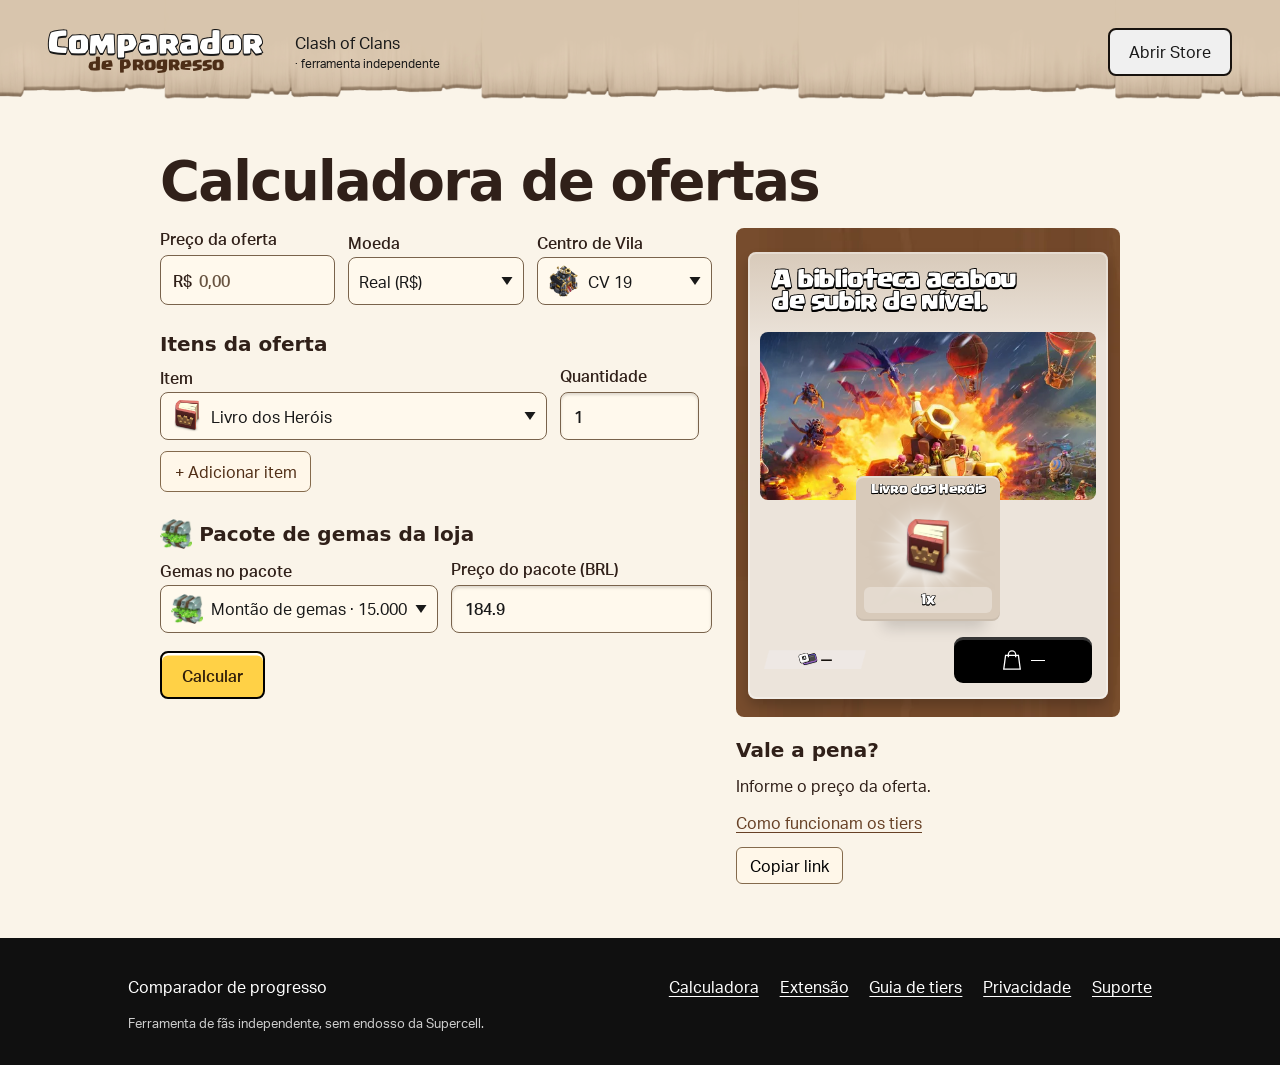
<file: calculadora/index.html>
<!doctype html>
<html lang="pt-BR"><head><meta charset="utf-8"><meta name="viewport" content="width=device-width, initial-scale=1"><title>Calculadora de ofertas · Comparador de progresso</title><link rel="icon" href="../assets/icon.png"><link rel="stylesheet" href="../assets/shell.css">  <script type="module" crossorigin src="./assets/index-eLqr4z3b.js"></script>
  <link rel="stylesheet" crossorigin href="./assets/index-Dn-lDq1K.css">
</head><body><div id="app"></div></body></html>
</file>
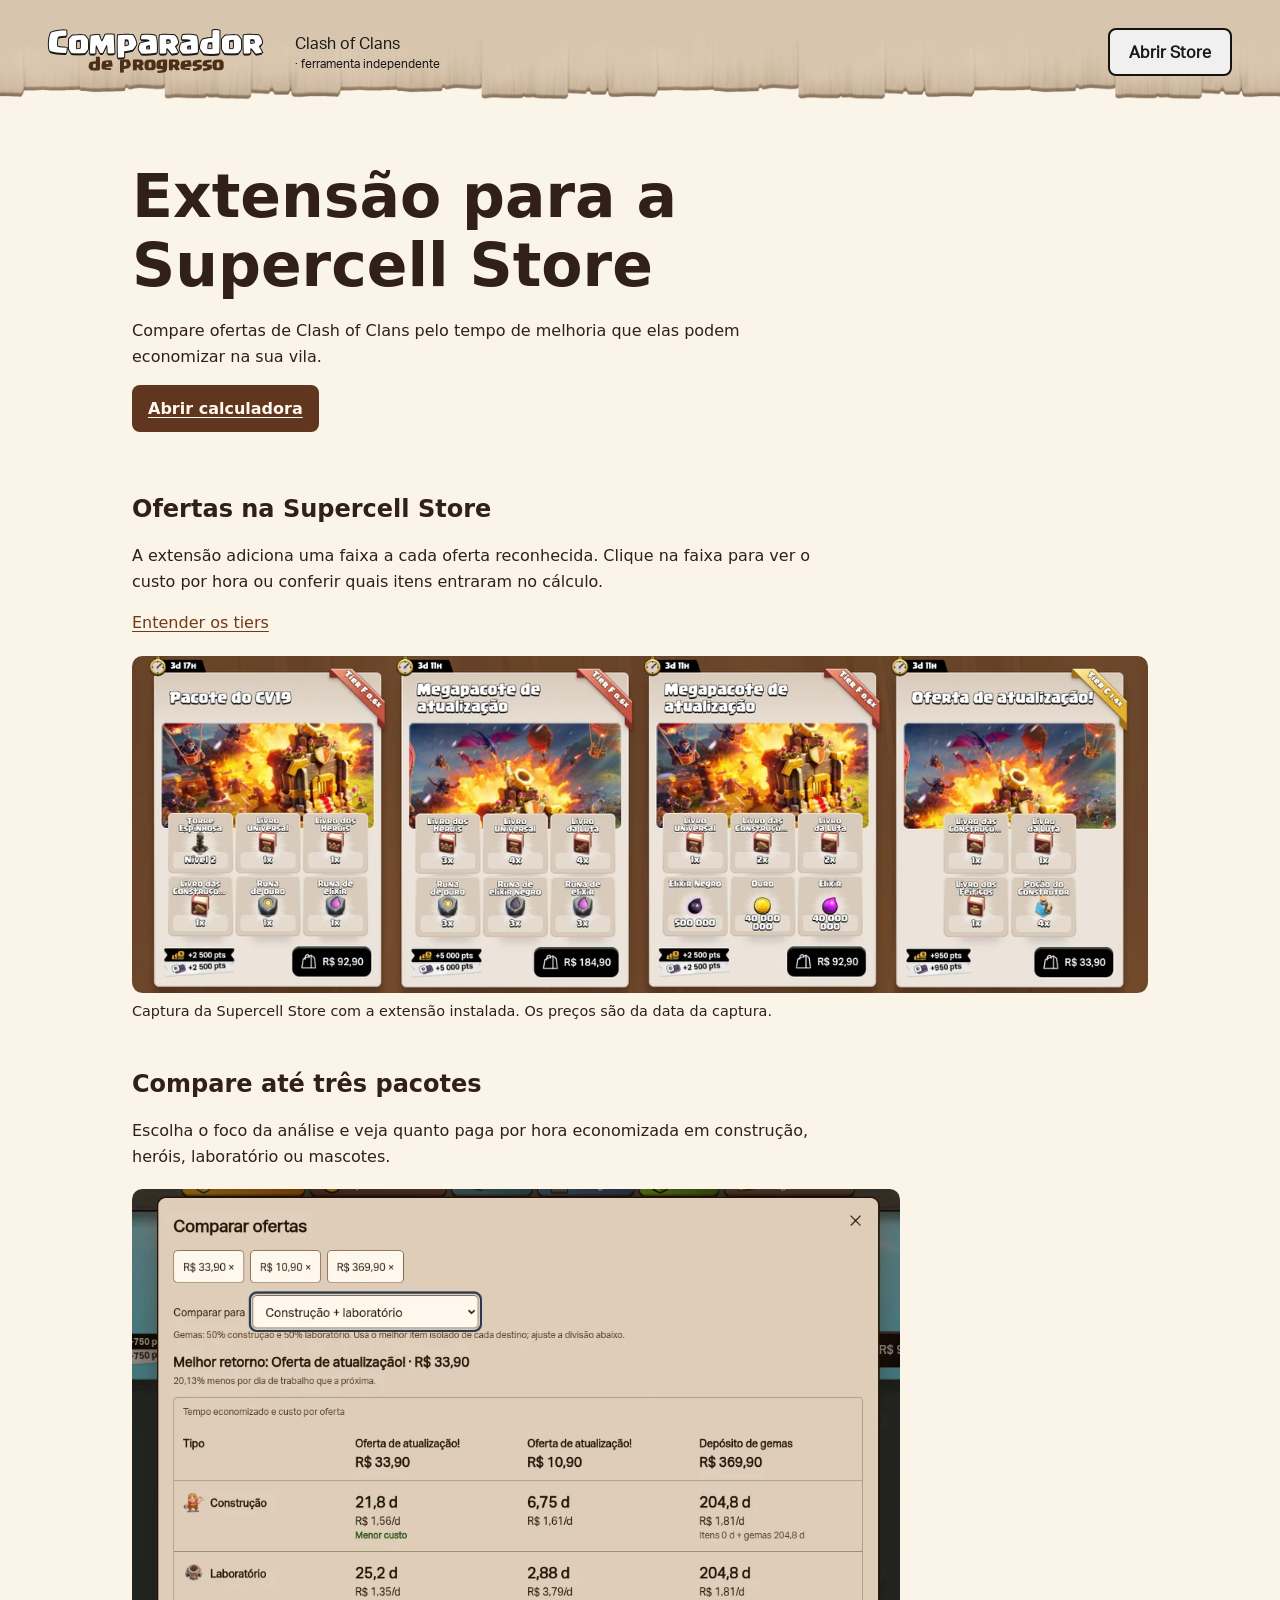
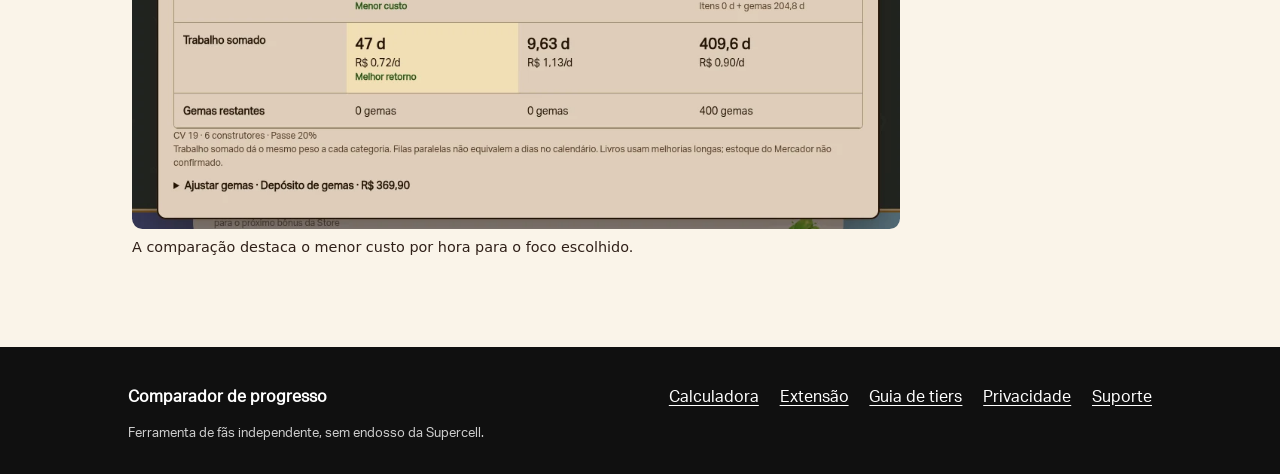
<file: extensao/index.html>
<!doctype html>
<html lang="pt-BR">
  <head>
    <meta charset="utf-8">
    <meta name="viewport" content="width=device-width, initial-scale=1">
    <meta name="description" content="Compare o custo e o tempo de progresso das ofertas de Clash of Clans.">
    <title>Extensão para a Supercell Store</title>
    <link rel="icon" href="../assets/icon.png">
    <link rel="stylesheet" href="../styles.css">
    <link rel="stylesheet" href="../assets/shell.css">
  </head>
  <body>
    <header class="public-header">
  <div class="public-bar">
    <a href="../calculadora/" class="public-brand"><strong>Comparador</strong><span>de progresso</span></a>
    <div class="public-game">Clash of Clans<small>· ferramenta independente</small></div>
    <a class="store-link" href="https://store.supercell.com/pt/clashofclans" target="_blank" rel="noopener noreferrer">Abrir Store</a>
  </div>
</header>

    <main>
      <header>

        <h1>Extensão para a Supercell Store</h1>
        <p>Compare ofertas de Clash of Clans pelo tempo de melhoria que elas podem economizar na sua vila.</p>
        <a class="primary" href="../calculadora/">Abrir calculadora</a>
      </header>

      <section>
        <h2>Ofertas na Supercell Store</h2>
        <p>A extensão adiciona uma faixa a cada oferta reconhecida. Clique na faixa para ver o custo por hora ou conferir quais itens entraram no cálculo.</p>
        <a href="../tiers/">Entender os tiers</a>
        <figure>
          <a href="../assets/ofertas.webp">
            <img src="../assets/ofertas.webp" alt="Quatro ofertas da Supercell Store com faixas de classificação nos cantos dos cards" width="1280" height="425" fetchpriority="high">
          </a>
          <figcaption>Captura da Supercell Store com a extensão instalada. Os preços são da data da captura.</figcaption>
        </figure>
      </section>

      <section>
        <h2>Compare até três pacotes</h2>
        <p>Escolha o foco da análise e veja quanto paga por hora economizada em construção, heróis, laboratório ou mascotes.</p>
        <figure class="comparison">
          <a href="../assets/comparacao.webp">
            <img src="../assets/comparacao.webp" alt="Tabela que compara três ofertas por preço, dias de construção e laboratório e custo por hora" width="1020" height="850" loading="lazy">
          </a>
          <figcaption>A comparação destaca o menor custo por hora para o foco escolhido.</figcaption>
        </figure>
      </section>
    </main>

  <footer class="public-footer">
  <div><strong>Comparador de progresso</strong>
    <nav aria-label="Navegação do rodapé"><a href="../calculadora/">Calculadora</a><a href="../extensao/">Extensão</a><a href="../tiers/">Guia de tiers</a><a href="../privacidade/">Privacidade</a><a href="https://github.com/MarlonPassos-git/coc-promo-value-site/issues">Suporte</a></nav>
  </div>
  <small>Ferramenta de fãs independente, sem endosso da Supercell.</small>
</footer>

  </body>
</html>
</file>
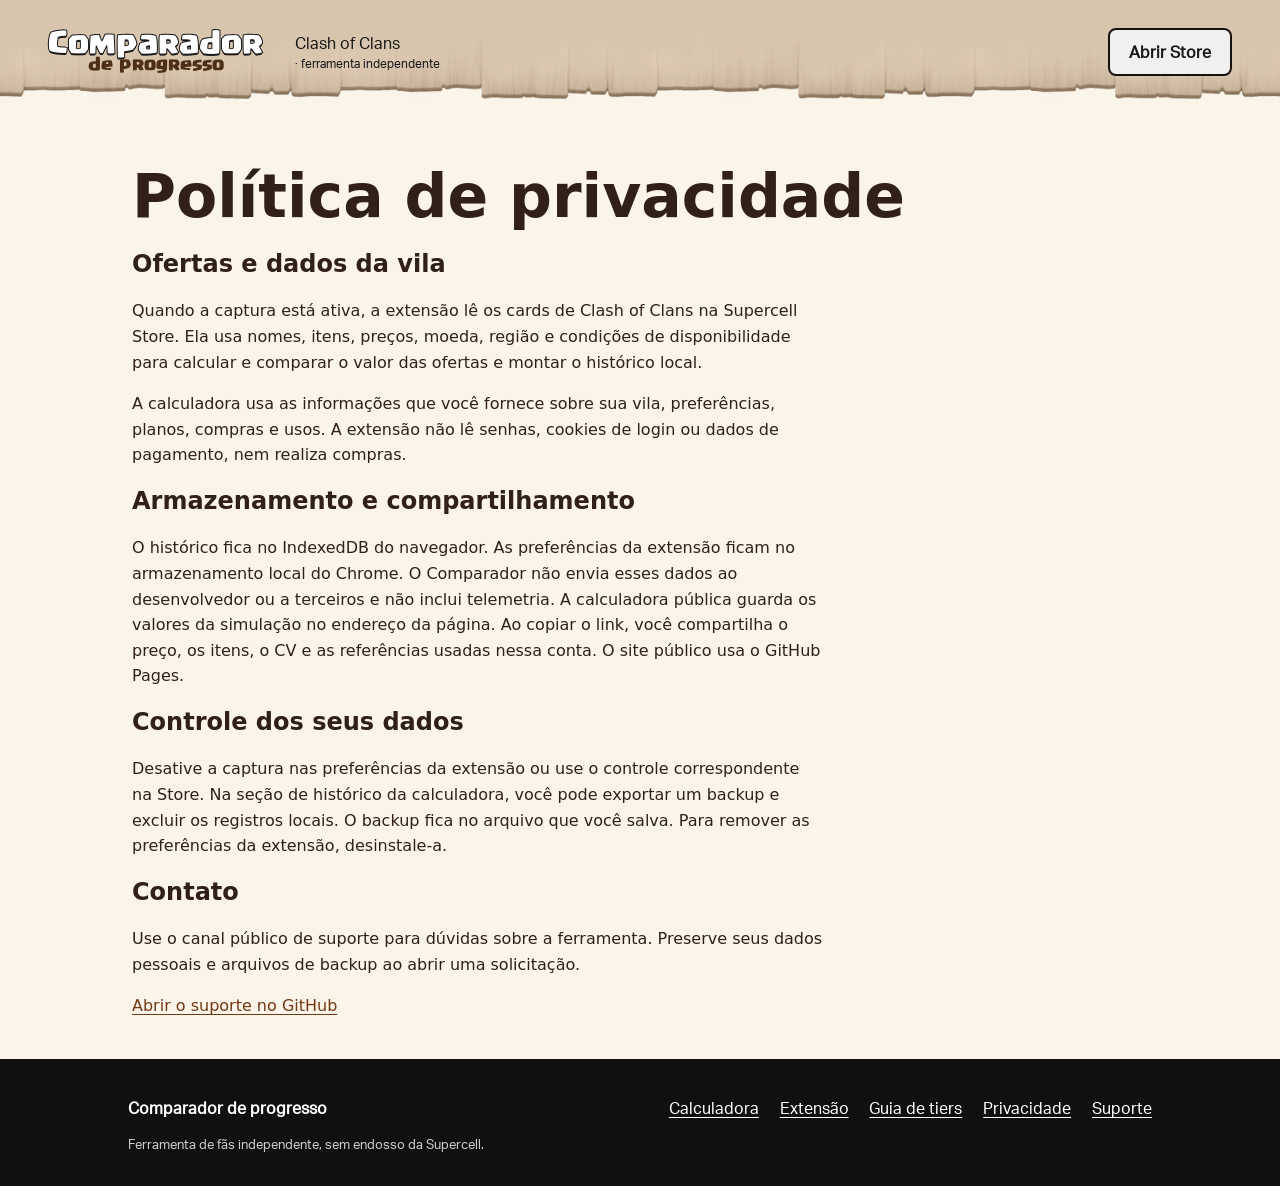
<file: privacidade/index.html>
<!doctype html>
<html lang="pt-BR">
  <head>
    <meta charset="utf-8">
    <meta name="viewport" content="width=device-width, initial-scale=1">
    <title>Política de privacidade | Comparador de progresso</title>
    <link rel="icon" href="../assets/icon.png">
    <link rel="stylesheet" href="../styles.css">
    <link rel="stylesheet" href="../assets/shell.css">
  </head>
  <body>
    <header class="public-header">
  <div class="public-bar">
    <a href="../calculadora/" class="public-brand"><strong>Comparador</strong><span>de progresso</span></a>
    <div class="public-game">Clash of Clans<small>· ferramenta independente</small></div>
    <a class="store-link" href="https://store.supercell.com/pt/clashofclans" target="_blank" rel="noopener noreferrer">Abrir Store</a>
  </div>
</header>

    <main>

      <h1>Política de privacidade</h1>

      <h2>Ofertas e dados da vila</h2>
      <p>Quando a captura está ativa, a extensão lê os cards de Clash of Clans na Supercell Store. Ela usa nomes, itens, preços, moeda, região e condições de disponibilidade para calcular e comparar o valor das ofertas e montar o histórico local.</p>
      <p>A calculadora usa as informações que você fornece sobre sua vila, preferências, planos, compras e usos. A extensão não lê senhas, cookies de login ou dados de pagamento, nem realiza compras.</p>

      <h2>Armazenamento e compartilhamento</h2>
      <p>O histórico fica no IndexedDB do navegador. As preferências da extensão ficam no armazenamento local do Chrome. O Comparador não envia esses dados ao desenvolvedor ou a terceiros e não inclui telemetria. A calculadora pública guarda os valores da simulação no endereço da página. Ao copiar o link, você compartilha o preço, os itens, o CV e as referências usadas nessa conta. O site público usa o GitHub Pages.</p>

      <h2>Controle dos seus dados</h2>
      <p>Desative a captura nas preferências da extensão ou use o controle correspondente na Store. Na seção de histórico da calculadora, você pode exportar um backup e excluir os registros locais. O backup fica no arquivo que você salva. Para remover as preferências da extensão, desinstale-a.</p>

      <h2>Contato</h2>
      <p>Use o canal público de suporte para dúvidas sobre a ferramenta. Preserve seus dados pessoais e arquivos de backup ao abrir uma solicitação.</p>
      <a href="https://github.com/MarlonPassos-git/coc-promo-value-site/issues">Abrir o suporte no GitHub</a>
    </main>
  <footer class="public-footer">
  <div><strong>Comparador de progresso</strong>
    <nav aria-label="Navegação do rodapé"><a href="../calculadora/">Calculadora</a><a href="../extensao/">Extensão</a><a href="../tiers/">Guia de tiers</a><a href="../privacidade/">Privacidade</a><a href="https://github.com/MarlonPassos-git/coc-promo-value-site/issues">Suporte</a></nav>
  </div>
  <small>Ferramenta de fãs independente, sem endosso da Supercell.</small>
</footer>

  </body>
</html>
</file>
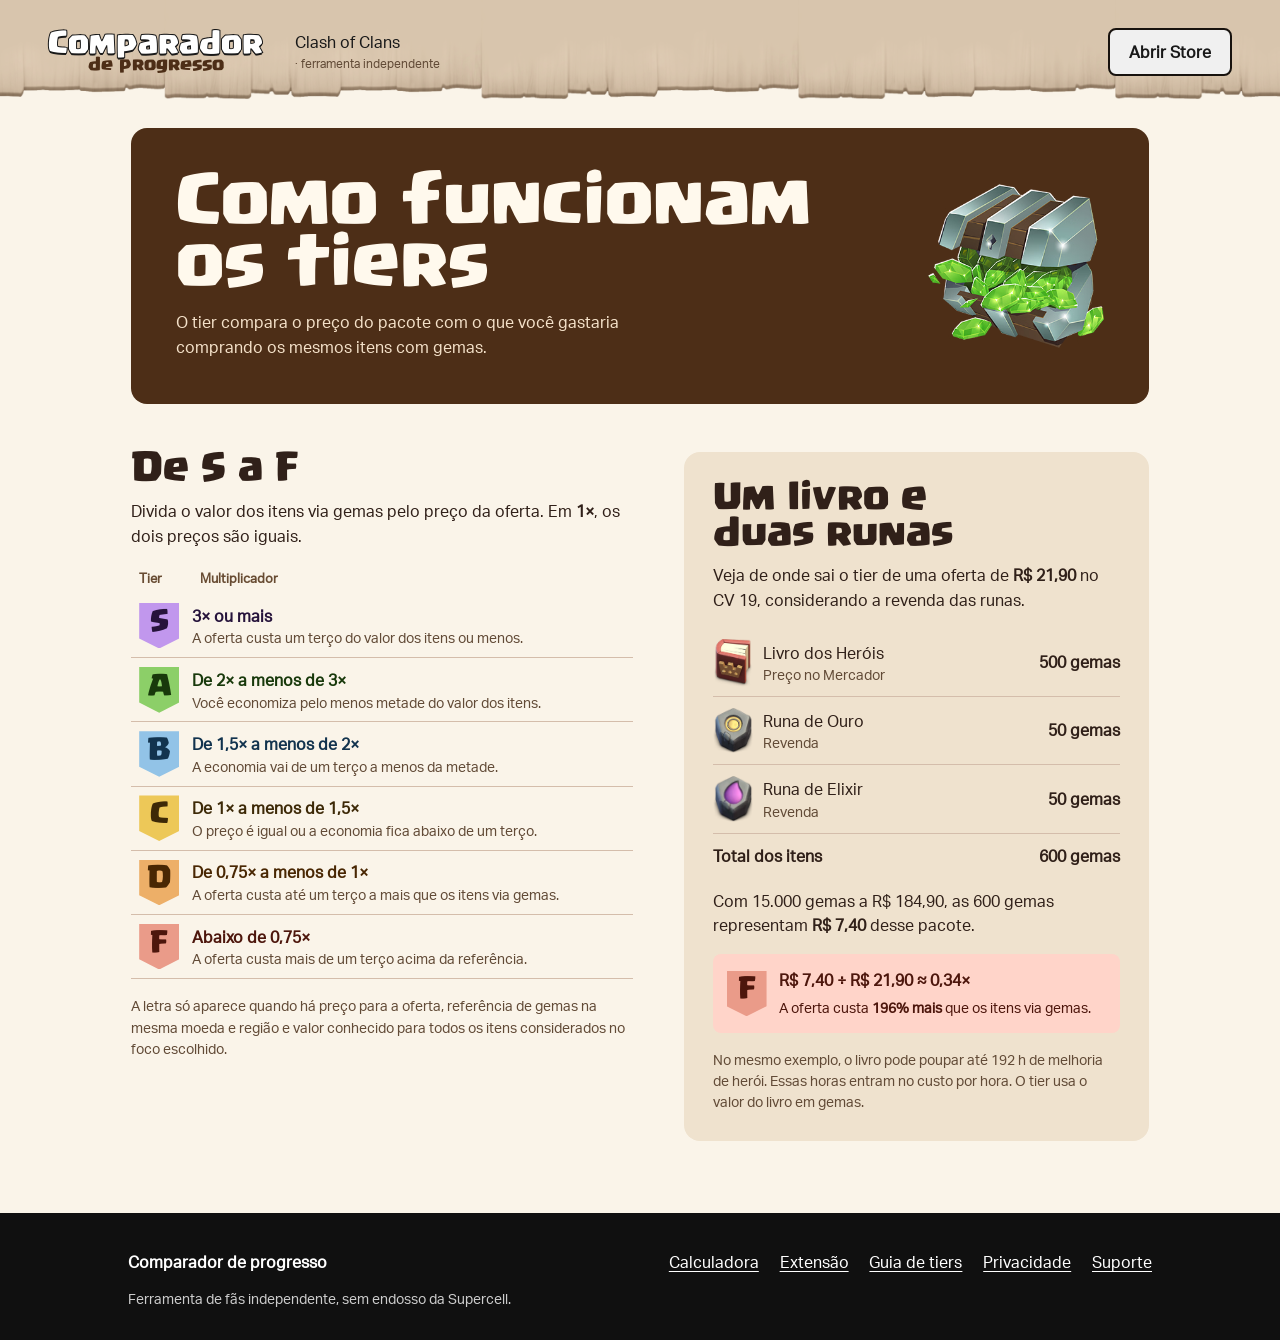
<file: tiers/index.html>
<!doctype html>
<html lang="pt-BR">
  <head>
    <meta charset="utf-8">
    <meta name="viewport" content="width=device-width, initial-scale=1">
    <meta name="description" content="Entenda as faixas S a F nas ofertas de Clash of Clans e acompanhe o cálculo de um pacote com um livro e duas runas.">
    <title>Como funcionam os tiers | Comparador de progresso</title>
    <link rel="icon" href="../assets/icon.png">
    <link rel="stylesheet" href="./palette.css">
    <link rel="stylesheet" href="./guide.css">
    <link rel="stylesheet" href="../assets/shell.css">
  </head>
  <body>
    <header class="public-header">
  <div class="public-bar">
    <a href="../calculadora/" class="public-brand"><strong>Comparador</strong><span>de progresso</span></a>
    <div class="public-game">Clash of Clans<small>· ferramenta independente</small></div>
    <a class="store-link" href="https://store.supercell.com/pt/clashofclans" target="_blank" rel="noopener noreferrer">Abrir Store</a>
  </div>
</header>

    <main>
      <header class="intro">
        <div>
          <h1>Como funcionam os tiers</h1>
          <p>O tier compara o preço do pacote com o que você gastaria comprando os mesmos itens com gemas.</p>
        </div>
        <img class="gem-chest" src="./art/gems.avif" width="279" height="260" alt="">
      </header>
      <div class="guide-body">
        <section aria-labelledby="faixas">
          <h2 id="faixas">De S a F</h2>
          <p>Divida o valor dos itens via gemas pelo preço da oferta. Em <strong>1×</strong>, os dois preços são iguais.</p>
          <table aria-labelledby="faixas">
            <thead><tr><th scope="col">Tier</th><th scope="col">Multiplicador</th></tr></thead>
            <tbody>
              <tr class="pv-tier-palette" data-tier="S"><th scope="row"><span class="shield">S</span></th><td><strong>3× ou mais</strong><small>A oferta custa um terço do valor dos itens ou menos.</small></td></tr>
              <tr class="pv-tier-palette" data-tier="A"><th scope="row"><span class="shield">A</span></th><td><strong>De 2× a menos de 3×</strong><small>Você economiza pelo menos metade do valor dos itens.</small></td></tr>
              <tr class="pv-tier-palette" data-tier="B"><th scope="row"><span class="shield">B</span></th><td><strong>De 1,5× a menos de 2×</strong><small>A economia vai de um terço a menos da metade.</small></td></tr>
              <tr class="pv-tier-palette" data-tier="C"><th scope="row"><span class="shield">C</span></th><td><strong>De 1× a menos de 1,5×</strong><small>O preço é igual ou a economia fica abaixo de um terço.</small></td></tr>
              <tr class="pv-tier-palette" data-tier="D"><th scope="row"><span class="shield">D</span></th><td><strong>De 0,75× a menos de 1×</strong><small>A oferta custa até um terço a mais que os itens via gemas.</small></td></tr>
              <tr class="pv-tier-palette" data-tier="F"><th scope="row"><span class="shield">F</span></th><td><strong>Abaixo de 0,75×</strong><small>A oferta custa mais de um terço acima da referência.</small></td></tr>
            </tbody>
          </table>
          <p class="note">A letra só aparece quando há preço para a oferta, referência de gemas na mesma moeda e região e valor conhecido para todos os itens considerados no foco escolhido.</p>
        </section>
        <section class="example" aria-labelledby="exemplo">
          <h2 id="exemplo">Um livro e duas runas</h2>
          <p>Veja de onde sai o tier de uma oferta de <strong>R$ 21,90</strong> no CV 19, considerando a revenda das runas.</p>
          <ul class="inventory">
            <li><img src="./art/book-hero.avif" width="40" height="48" alt=""><span>Livro dos Heróis<small>Preço no Mercador</small></span><strong>500 gemas</strong></li>
            <li><img src="./art/rune-gold.avif" width="40" height="48" alt=""><span>Runa de Ouro<small>Revenda</small></span><strong>50 gemas</strong></li>
            <li><img src="./art/rune-elixir.webp" width="40" height="48" alt=""><span>Runa de Elixir<small>Revenda</small></span><strong>50 gemas</strong></li>
          </ul>
          <div class="total"><strong>Total dos itens</strong><strong>600 gemas</strong></div>
          <p>Com 15.000 gemas a R$ 184,90, as 600 gemas representam <strong>R$ 7,40</strong> desse pacote.</p>
          <div class="result pv-tier-palette" data-tier="F">
            <span class="shield" role="img" aria-label="Tier F">F</span>
            <div><strong>R$ 7,40 ÷ R$ 21,90 ≈ 0,34×</strong><p>A oferta custa <b>196% mais</b> que os itens via gemas.</p></div>
          </div>
          <p class="note">No mesmo exemplo, o livro pode poupar até 192 h de melhoria de herói. Essas horas entram no custo por hora. O tier usa o valor do livro em gemas.</p>
        </section>
      </div>
    </main>

  <footer class="public-footer">
  <div><strong>Comparador de progresso</strong>
    <nav aria-label="Navegação do rodapé"><a href="../calculadora/">Calculadora</a><a href="../extensao/">Extensão</a><a href="../tiers/">Guia de tiers</a><a href="../privacidade/">Privacidade</a><a href="https://github.com/MarlonPassos-git/coc-promo-value-site/issues">Suporte</a></nav>
  </div>
  <small>Ferramenta de fãs independente, sem endosso da Supercell.</small>
</footer>

  </body>
</html>
</file>
<file: assets/shell.css>
@font-face {
  font-family: PublicClash;
  src: url("../tiers/art/clash.woff2") format("woff2");
  font-weight: 500;
  font-display: swap;
}
@font-face {
  font-family: PublicText;
  src: url("../tiers/art/text.woff2") format("woff2");
  font-display: swap;
}
body:has(.public-header) {
  display: flex;
  flex-direction: column;
  min-height: 100dvh;
  max-width: none;
  max-inline-size: none;
  margin: 0;
  padding: 0;
  background: #faf4e9;
  color: #302019;
}
.public-header {
  background: transparent url("./topbar.png") bottom / auto 100% repeat-x;
  padding: 0 clamp(1rem, 4vw, 3rem);
  color: #191919;
}
.public-bar {
  min-height: 104px;
  max-width: 1560px;
  margin: auto;
  display: flex;
  align-items: center;
  gap: 2rem;
  font:
    1rem / 1.2 PublicText,
    system-ui,
    sans-serif;
}
.public-brand {
  display: grid;
  text-align: center;
  text-decoration: none;
  font:
    500 0.88rem / 1 PublicClash,
    system-ui,
    sans-serif;
  color: #4d2e17;
}
.public-brand strong {
  font:
    500 1.5rem / 1.1 PublicClash,
    system-ui,
    sans-serif;
  color: white;
  paint-order: stroke fill;
  -webkit-text-stroke: 2px #191919;
  text-shadow: 0 2px #191919;
}
.public-game small {
  display: block;
  margin-top: 0.3rem;
  font-size: 0.75rem;
}
.store-link {
  margin-left: auto;
  background: #f0f0f0;
  border: 2px solid #17120e;
  border-radius: 8px;
  padding: 0.75rem 1.2rem;
  color: #191919;
  text-decoration: none;
  font-weight: bold;
}
.store-link:hover {
  background: white;
}
.public-footer {
  display: block;
  box-sizing: border-box;
  width: 100%;
  margin: auto 0 0;
  padding: 2rem max(1.25rem, calc((100% - 64rem) / 2));
  background: #101010;
  color: #fff;
  font:
    1rem / 1.5 PublicText,
    system-ui,
    sans-serif;
  clip-path: none;
  box-shadow: none;
}
.public-footer > div,
.public-footer nav {
  display: flex;
  align-items: center;
  flex-wrap: wrap;
  gap: 0.5rem 1.3rem;
  padding: 0;
}
.public-footer > div {
  justify-content: space-between;
}
.public-footer nav a {
  display: inline-block;
  color: white;
  padding: 0.3rem 0;
  margin: 0;
  text-underline-offset: 0.2em;
}
.public-footer small {
  display: block;
  margin-top: 0.6rem;
  color: #ccc;
}
@media (max-width: 42rem) {
  .public-bar {
    gap: 1rem;
    min-height: 84px;
  }
  .public-brand strong {
    font-size: 1.1rem;
  }
  .public-brand span {
    font-size: 0.72rem;
  }
  .store-link {
    padding: 0.55rem 0.75rem;
  }
}
@media (max-width: 30rem) {
  .public-game {
    font-size: 0.8rem;
  }
  .public-game small {
    font-size: 0.68rem;
  }
  .public-bar {
    gap: 0.55rem;
  }
  .store-link {
    font-size: 0.8rem;
  }
}
@media (max-width: 22rem) {
  .public-bar {
    flex-wrap: wrap;
    justify-content: space-between;
    gap: 0.4rem;
    padding: 0.7rem 0 1rem;
  }
  .public-game {
    order: 3;
    flex-basis: 100%;
    display: flex;
    align-items: baseline;
    gap: 0.25rem;
  }
  .public-game small {
    margin: 0;
  }
}
</file>
<file: calculadora/assets/index-Dn-lDq1K.css>
[data-select-viewport],[data-combobox-viewport]{scrollbar-width:none!important;-ms-overflow-style:none!important;-webkit-overflow-scrolling:touch!important}[data-combobox-viewport]::-webkit-scrollbar{display:none!important}[data-select-viewport]::-webkit-scrollbar{display:none!important}.village-select-trigger{text-align:start;align-items:center;gap:8px;inline-size:100%;display:flex}.pv-select selectedcontent{min-inline-size:0}.pv-select selectedcontent>span,.village-select-value.svelte-rdibyp{text-overflow:ellipsis;white-space:nowrap;flex:1;min-inline-size:0;overflow:hidden}.village-select-menu{z-index:70;inline-size:var(--bits-select-anchor-width);max-block-size:min(340px, 50dvh, var(--bits-select-content-available-height))}.village-select-check.svelte-rdibyp{flex:0 0 1em}img.svelte-rdibyp,svg.svelte-rdibyp{flex-shrink:0}img.svelte-rdibyp{object-fit:contain}.wood.svelte-1e3gzg4{background:#684322 url(./store-wood-CjhURPMn.webp) 50%/auto 1200px;border-radius:8px;margin-bottom:1.25rem;padding:24px 12px 18px}article.svelte-1e3gzg4{box-sizing:border-box;color:#17120e;background:linear-gradient(#d8caba,#ece4db 20.9%);border-radius:8px;width:100%;max-width:360px;margin:auto;position:relative;box-shadow:inset 0 0 0 2px #ffffff50,0 7px 12px #0003}header.svelte-1e3gzg4{align-items:center;height:80px;padding:0 24px;display:flex}h3.svelte-1e3gzg4,.caption.svelte-1e3gzg4,b.svelte-1e3gzg4,.ribbon.svelte-1e3gzg4{letter-spacing:-.03em;color:#fff;paint-order:stroke fill;-webkit-text-stroke:.095em black;text-shadow:0 .1em #000,-.015em .125em #000,.015em .1em #000;font-family:Clash,system-ui,sans-serif;font-weight:500}h3.svelte-1e3gzg4{letter-spacing:-.06em;text-wrap:balance;max-width:100%;margin:0;font-size:19px;line-height:1.14}.body.svelte-1e3gzg4{padding:0 12px}.hero.svelte-1e3gzg4{aspect-ratio:2;object-fit:cover;border-radius:8px;width:100%;height:auto;display:block}ul.svelte-1e3gzg4{grid-template-columns:repeat(3,minmax(0,103px));justify-content:center;gap:4px;margin:-24px 0 0;padding:0 2px;list-style:none;display:grid;position:relative}ul.pair.svelte-1e3gzg4{grid-template-columns:repeat(2,minmax(0,103px))}ul.single.svelte-1e3gzg4{grid-template-columns:minmax(0,144px)}.single.svelte-1e3gzg4 li:where(.svelte-1e3gzg4){height:145px}li.svelte-1e3gzg4{text-align:center;background:#d8caba;border-radius:8px;min-width:0;height:96px;position:relative;box-shadow:inset 0 2px #ffffff59,inset 0 -2px #0001,5.6px 28px 14px -21px #00000026}.caption.svelte-1e3gzg4{line-clamp:2;-webkit-line-clamp:2;text-wrap:balance;-webkit-box-orient:vertical;font-size:10px;line-height:1.15;display:-webkit-box;position:absolute;inset:8px 8px auto;overflow:hidden}li.svelte-1e3gzg4:before{content:"";opacity:.5;pointer-events:none;background:url(./item-flare-D-94hjk5.png) 50%/auto 100% no-repeat;position:absolute;inset:10% 0}.item-icon.svelte-1e3gzg4{object-fit:contain;width:40%;height:40%;margin:auto;position:absolute;inset:0}b.svelte-1e3gzg4{background:#ffffff4d;border-radius:6px;place-content:center;height:26px;font-size:11px;line-height:1.12;display:grid;position:absolute;inset:auto 8px 8px}.bottom.svelte-1e3gzg4{justify-content:space-between;align-items:center;gap:6px;padding:16px;display:flex}.tags.svelte-1e3gzg4{justify-items:start;gap:1px;display:grid}.points.bonus.svelte-1e3gzg4{color:#fff;background:#000}.points.svelte-1e3gzg4{color:#17120e;clip-path:polygon(5% 0,100% 0,95% 100%,0 100%);background:#eee8e4;justify-content:center;align-items:center;gap:3px;min-width:102px;padding:2px 8px;font:700 12px/1.2 system-ui,sans-serif;display:inline-flex}.points.svelte-1e3gzg4 img:where(.svelte-1e3gzg4){width:20px;height:15px}.price.svelte-1e3gzg4{color:#fff;background:#000;border-radius:9px;justify-content:center;align-items:center;gap:8px;min-width:min(138px,48%);height:46px;padding:0 14px;font:500 14px SupercellText-Regular,system-ui,sans-serif;display:inline-flex;box-shadow:inset 0 3px #ffffff36}.price.svelte-1e3gzg4 svg:where(.svelte-1e3gzg4){width:22px;height:22px}.ribbon.svelte-1e3gzg4{z-index:1;background:linear-gradient(135deg, var(--pv-ribbon-light), var(--pv-ribbon-main) 65%);clip-path:polygon(12% 0,48% 0,100% 54%,100% 100%,94% 93%,94% 86%,18% 6%,12% 6%);pointer-events:none;width:100px;height:96px;font-size:12px;line-height:1.1;position:absolute;top:-6px;right:-6px}.ribbon.svelte-1e3gzg4 span:where(.svelte-1e3gzg4){white-space:nowrap;position:absolute;top:35%;left:64%;transform:translate(-50%,-50%)rotate(45deg)}.calc-heading.svelte-lhz1iq{flex-wrap:wrap;justify-content:space-between;align-items:baseline;gap:.65rem;margin-bottom:1rem;display:flex}.calc-heading.svelte-lhz1iq h1:where(.svelte-lhz1iq){margin:0}.estimate.svelte-lhz1iq{font-size:.8rem}.multiplier.svelte-lhz1iq{font-variant-numeric:tabular-nums;font-size:1.55rem;font-weight:700}.price-field.svelte-lhz1iq{background:#fff9ed;border:1px solid #79634c;border-radius:8px;align-items:center;gap:.45rem;padding-inline-start:.75rem;display:flex}.price-field.svelte-lhz1iq input:where(.svelte-lhz1iq){box-shadow:none;font-variant-numeric:tabular-nums;background:0 0;border:0;padding-inline-start:0}.price-field.svelte-lhz1iq:focus-within{outline:2px solid #463520}.price-field.svelte-lhz1iq input:where(.svelte-lhz1iq):focus{outline:none}.calculate.svelte-lhz1iq{color:#301e0b;background:#ffd146;margin-top:1.15rem}.share.svelte-lhz1iq{cursor:pointer;background:#fff7e9;border:1px solid #846a4c;border-radius:6px;margin:.85rem 0 .35rem;padding:.45rem .8rem;display:block}#app{flex-direction:column;flex:1;display:flex}main.svelte-lhz1iq{background:0 0;width:min(100%,66rem);margin:0 auto;padding:clamp(1rem,4vw,3rem)}h1.svelte-lhz1iq{letter-spacing:-.03em;margin:0 0 1.5rem;font:750 clamp(2rem,5vw,3.4rem)/1.1 system-ui,sans-serif}h2.svelte-lhz1iq{margin:1.6rem 0 .5rem;font:700 1.25rem/1.3 system-ui,sans-serif}p.svelte-lhz1iq{margin:.4rem 0 .85rem}.workspace.svelte-lhz1iq{grid-template-columns:minmax(0,1fr) minmax(0,384px);align-items:start;gap:1.5rem;display:grid}.entry.svelte-lhz1iq{padding:0}.gem-heading.svelte-lhz1iq{align-items:center;gap:.45rem;display:flex}.gem-heading.svelte-lhz1iq img:where(.svelte-lhz1iq){object-fit:contain}aside.svelte-lhz1iq{min-width:0}aside.svelte-lhz1iq h2:where(.svelte-lhz1iq){margin:0 0 .65rem}aside.svelte-lhz1iq a:where(.svelte-lhz1iq){color:#674126}.fields.svelte-lhz1iq,.item-row.svelte-lhz1iq{grid-template-columns:repeat(3,minmax(0,1fr));align-items:end;gap:.8rem;display:grid}.pack.svelte-lhz1iq{grid-template-columns:1fr 1fr}.item-row.svelte-lhz1iq{grid-template-columns:minmax(0,1fr) minmax(6rem,.36fr) auto}.item-row.svelte-lhz1iq+.item-row:where(.svelte-lhz1iq){margin-top:.6rem}label.svelte-lhz1iq{margin:0 0 .25rem}.fields.svelte-lhz1iq>label:where(.svelte-lhz1iq),.item-row.svelte-lhz1iq>label:where(.svelte-lhz1iq){margin:0}.add.svelte-lhz1iq,.remove.svelte-lhz1iq{color:#512f17;cursor:pointer;background:#fff7e9;border:1px solid #846a4c;border-radius:7px;padding:.55rem .85rem}.add.svelte-lhz1iq{margin-top:.7rem}.remove.svelte-lhz1iq{min-height:48px}.answer.svelte-lhz1iq{align-items:center;gap:.75rem;display:flex}.shield.svelte-lhz1iq{background:var(--pv-tier-bg);color:var(--pv-tier-ink);font:500 1.7rem var(--coc-font-display);clip-path:polygon(0 0,100% 0,100% 78%,50% 100%,0 78%);padding:.4rem .65rem .65rem}@media (width<=48rem){.workspace.svelte-lhz1iq{grid-template-columns:1fr}.fields.svelte-lhz1iq{grid-template-columns:repeat(2,minmax(0,1fr))}.fields.svelte-lhz1iq>div:where(.svelte-lhz1iq):last-child{grid-column:1/-1}.item-row.svelte-lhz1iq{grid-template-columns:minmax(0,1fr) 5.6rem auto;gap:.35rem}}@font-face{font-family:Clash;src:url(./clash-regular-ANEFPKZR-IhyAmrlU.woff2)format("woff2");font-weight:500;font-display:swap}@font-face{font-family:SupercellText-Regular;src:url(./supercelltext_w_rg.2d4de3c7-CEm046-Q.woff2)format("woff2");font-weight:400;font-display:swap}@font-face{font-family:SupercellText-Medium;src:url(./supercelltext_w_md.01ac8b8d-G0GqJpos.woff2)format("woff2");font-weight:400;font-display:swap}@font-face{font-family:SupercellText-Bold;src:url(./supercelltext_w_bd.8c3b5392-Ez0agVnE.woff2)format("woff2");font-weight:400;font-display:swap}:root{--coc-paper:#d7c4ac;--coc-paper-light:#deceba;--coc-paper-deep:#cfb69b;--coc-wood:#4d2e17;--coc-wood-light:#744a2b;--coc-gold:#ffd146;--coc-gold-deep:#df9316;--coc-green:#85c03f;--coc-green-light:#d3ebb7;--coc-green-deep:#366c1b;--coc-sky:#d1e9f8;--coc-sky-deep:#95cff3;--coc-ink:#191919;--coc-white:#fff;--coc-stone:#f0f0f0;--coc-game-frame:#685851;--coc-game-stone:#e8e8e0;--coc-game-copy:#fff9cf;--coc-focus:#273b52;--coc-brand-red:#b91f37;--black:#000;--coc-space-2xs:4px;--coc-space-xs:6px;--coc-space-s:10px;--coc-space-m:16px;--coc-space-l:26px;--coc-space-xl:42px;--coc-space-2xl:68px;--coc-space-3xl:110px;--coc-space-fluid:clamp(26px, 18.73px + 1.94vw, 42px);--coc-radius-button:8px;--coc-radius-game-button:12px;--coc-radius-card:16px;--coc-radius-id:40px;--coc-font-display:"Clash", system-ui, sans-serif;--coc-font-headline:"Clash", system-ui, sans-serif;--coc-font-title:"Clash", system-ui, sans-serif;--coc-font-body:"SupercellText-Regular", system-ui, sans-serif;--coc-font-lead:"SupercellText-Regular", system-ui, sans-serif;--coc-font-caption:"SupercellText-Regular", system-ui, sans-serif;--coc-font-label:"SupercellText-Medium", system-ui, sans-serif;--coc-font-strong:"SupercellText-Bold", system-ui, sans-serif;--coc-font-medium:"SupercellText-Medium", system-ui, sans-serif;--coc-font-bold:"SupercellText-Bold", system-ui, sans-serif;--coc-shadow-card:0 2px 0 #000, 0 10px 30px #0003, inset 0 4px #ffffff40;--coc-shadow-button-gold:inset 0 -3px var(--coc-gold-deep), inset 0 2.5px #fff, 0 3px #000;--coc-shadow-button-stone:inset 0 2.5px #fff;--coc-shadow-button-dark:inset 0 3px #4d4d4d;--coc-shadow-field:inset 0 2px 3px #0002;--coc-shadow-dialog:0 20px 70px #0006;--coc-shadow-toast:0 6px 24px #0004;--coc-shadow-image-control:0 2px 8px #0005, inset 0 2px #fff;--coc-shadow-button-green:0 4px 0 2px #0003;--coc-shadow-button-green-inset:inset 0 0 3px .5px #ffffff3b;--coc-shadow-header-action:inset 0 2px 0 var(--coc-white), inset 0 -3px 0 #b9ad9b, 0 3px 0 #715338, 0 6px 7px #39201050;--coc-shadow-header-action-pressed:inset 0 1px 0 var(--coc-white), inset 0 -1px 0 #b9ad9b, 0 1px 0 #715338, 0 2px 3px #39201040;--coc-shadow-game-text:0 1px 1px var(--coc-ink);--coc-shadow-battle-tile:0 2px 1.5px #0004;--coc-shadow-parchment-header:0 1px 0 color-mix(in srgb, var(--coc-wood) 28%, transparent), 0 2px 5px color-mix(in srgb, var(--coc-wood) 8%, transparent);--coc-shadow-side-navigation-panel:2px 2px 5px #0005;--coc-shadow-side-navigation-row:0 2px 2px #0004;--coc-shadow-side-navigation-label:0 1px 1px var(--coc-ink);--coc-shadow-side-navigation-bevel:inset 0 1px 0 color-mix(in srgb, var(--coc-paper-light) 42%, transparent), inset 0 -2px 0 color-mix(in srgb, var(--coc-ink) 35%, transparent);--coc-brand-text-shadow:0 .05em 0 var(--coc-brand-red), -.015em .07em 0 var(--coc-brand-red), .015em .07em 0 var(--coc-brand-red);--coc-image-backdrop:color-mix(in srgb, var(--coc-ink) 95%, transparent);--coc-gold-gradient:linear-gradient(181deg, #ffe28c 1.75%, #fdfdc1 17.92%, #fcf9e6 35.56%, #fdfdc1 42.42%, var(--coc-gold) 79.18%, #ffb446 97.31%);--wood-surface:radial-gradient(50% 38.93% at 50% 47.22%, var(--coc-wood-light), var(--coc-wood));--sky-panel:linear-gradient(var(--coc-sky), #b0daf5 87.5%, var(--coc-sky-deep));--coc-green-gradient:linear-gradient(180deg, var(--coc-green-light), var(--coc-green) 40%, var(--coc-green-deep));--coc-green-face:linear-gradient(180deg, #7fc427, #58a221);--coc-green-shine:linear-gradient(180deg, #d0e878, #98d040ba);--coc-button-sheen:linear-gradient(110deg in oklab, transparent 30%, #fff8 48%, transparent 66%);--coc-button-stone-hover:#fff9ed;--coc-button-dark-hover:#292929;--coc-button-subtle-hover:color-mix(in oklab, currentColor 10%, transparent);--coc-header-depth:drop-shadow(0 3px 2px #24130880) drop-shadow(0 10px 9px #1c0f0870);--coc-header-brand-depth:drop-shadow(0 2px 1px #704126) drop-shadow(0 5px 3px #39201070);--coc-history-header:linear-gradient(135deg, color-mix(in srgb, var(--coc-brand-red), var(--coc-ink) 35%), var(--coc-brand-red));--history-trophy-well:linear-gradient(180deg, color-mix(in srgb, var(--coc-ink) 18%, var(--coc-paper)), color-mix(in srgb, var(--coc-ink) 10%, var(--coc-paper)));--coc-side-navigation-hover:brightness(.96);--coc-border:2.5px solid #000;--coc-history-divider:1px solid color-mix(in srgb, var(--coc-wood) 24%, transparent);--coc-side-navigation-outline:1px solid var(--coc-ink);--coc-duration-fast:.15s;--coc-duration-button:.2s;--coc-duration-panel:.65s;--coc-easing-panel:cubic-bezier(.94, .01, .41, .99);--animate-flare-demo:coc-flare 1.6s ease-in-out infinite;--animate-rotate-demo:coc-spin 10s linear infinite;--animate-shine-recipe:coc-shine 6s cubic-bezier(.96, 0, .25, .84) infinite;--animate-spinner-demo:coc-spin .8s linear infinite;--coc-duration-sheen:.45s}.coc-title{color:var(--coc-white);font-family:var(--coc-font-display);letter-spacing:-.03em;text-wrap:balance;paint-order:stroke fill;-webkit-text-stroke:.075em #000;text-shadow:0 .05em #000,-.015em .07em #000,.015em .07em #000;margin:0;font-weight:500;line-height:1.15}.coc-brand .coc-title{-webkit-text-stroke-color:var(--coc-brand-red);text-shadow:var(--coc-brand-text-shadow)}.coc-button{border:var(--coc-border);border-radius:var(--coc-radius-button);background:var(--coc-stone);color:#000;min-height:48px;box-shadow:var(--coc-shadow-button-stone);font:16px / 1.2 var(--coc-font-medium);cursor:pointer;transition:scale var(--coc-duration-button) ease-in-out, filter var(--coc-duration-fast) ease, background-color var(--coc-duration-fast) ease;justify-content:center;align-items:center;gap:10px;padding:10px 20px;text-decoration:none;display:inline-flex;position:relative}.coc-selection-label{min-width:0;display:inline-grid}.coc-selection-label>span,.coc-button-slot-label{text-box:trim-both cap alphabetic}.coc-selection-label>span,.coc-selection-label:before,.coc-selection-label:after{grid-area:1/1;align-self:center}.coc-selection-label:before,.coc-selection-label:after{content:attr(data-label);visibility:hidden}.coc-selection-label:after{font:16px / 1.2 var(--coc-font-medium);letter-spacing:normal}.coc-button--sm .coc-selection-label:after{font-size:14px}.coc-button--gold,.coc-button--green,.coc-button--stone[aria-pressed=true],.coc-selection-label:before{color:#fff;font-family:var(--coc-font-display);letter-spacing:-.03em;-webkit-text-stroke:.09em #000;paint-order:stroke fill;text-shadow:0 .125em #000,-.03em .125em #000,.03em .125em #000;font-size:20px;font-weight:500;overflow:hidden}.coc-button--stone[aria-pressed=true],.coc-selection-label:before{font-size:var(--text-label)}.coc-button--gold{isolation:isolate;background:var(--coc-gold-gradient);box-shadow:var(--coc-shadow-button-gold)}.coc-button--gold:not(:disabled):after{content:"";z-index:-1;pointer-events:none;background:var(--coc-button-sheen);position:absolute;inset:0;transform:translate(-100%)}.coc-button--gold:not(:disabled):is(:hover,:focus-visible):after{transition:transform var(--coc-duration-sheen) ease-out;transform:translate(100%)}.coc-button--green{isolation:isolate;background:var(--coc-green-gradient);box-shadow:var(--coc-shadow-button-green);text-align:center;text-wrap:balance}.coc-button--green:is(:not(:disabled),[aria-busy=true]):before,.coc-button--green:is(:not(:disabled),[aria-busy=true]):after{content:"";z-index:-1;pointer-events:none;position:absolute}.coc-button--green:is(:not(:disabled),[aria-busy=true]):before{border-radius:inherit;background:var(--coc-green-face);box-shadow:var(--coc-shadow-button-green-inset);inset:2px}.coc-button--green:is(:not(:disabled),[aria-busy=true]):after{border-radius:var(--coc-radius-button);background:var(--coc-green-shine);opacity:.75;height:50%;transition:opacity var(--coc-duration-button) ease-out;inset-block-start:6px;inset-inline:6px}.coc-button--gold svg,.coc-button--stone[aria-pressed=true] svg{color:var(--coc-ink)}.coc-button--dark{box-shadow:var(--coc-shadow-button-dark);color:#fff;background:#000}.coc-button--id{border-radius:var(--coc-radius-id);color:#fff;box-shadow:none;font-family:var(--coc-font-bold);background:#000;border:0;padding-inline:24px}@media (hover:hover){.coc-button:not(:disabled):hover{filter:brightness(1.04)}}.coc-button:not(:disabled):focus-visible{filter:brightness(1.04)}.coc-button--stone:not(:disabled):is(:hover,:focus-visible){background-color:var(--coc-button-stone-hover)}.coc-button:is(.coc-button--dark,.coc-button--id):not(:disabled):is(:hover,:focus-visible){background-color:var(--coc-button-dark-hover)}.coc-button--green:not(:disabled):is(:hover,:focus-visible):after{opacity:1}.coc-button:not(:disabled):active{scale:.97}.coc-button:disabled:not([aria-busy=true]){cursor:not-allowed;color:#504537;text-shadow:none;-webkit-text-stroke:0;background:#c7bca9;border-color:#8b7a65;box-shadow:inset 0 2px #ffffff80}.coc-button[aria-busy=true]{cursor:progress}.coc-button:focus-visible{outline:3px solid var(--coc-focus);outline-offset:5px}.coc-spinner{width:17px;height:17px;animation:var(--animate-spinner-demo);border:2px solid;border-right-color:#0000;border-radius:50%}.coc-button--gold .coc-spinner{color:var(--coc-ink)}.paper-surface{background:var(--coc-paper)}.wood-surface{background:var(--wood-surface);color:#fff}@media (prefers-reduced-motion:reduce){.coc-button{transition:none}.coc-button:not(:disabled):hover,.coc-button:not(:disabled):active{scale:1}.coc-button--gold:not(:disabled):is(:hover,:focus-visible):after{opacity:.3;transition:none;transform:none}.coc-button--green:after{transition:none}.coc-spinner{opacity:.7;border-right-color:currentColor;animation:none}}:where(.coc-action):not(:disabled){cursor:pointer}.coc-action:disabled{cursor:not-allowed}:where(.coc-action):focus-visible{outline:3px solid var(--coc-focus);outline-offset:5px}.coc-card{border:var(--coc-border);border-radius:var(--coc-radius-card);background:var(--coc-paper-light);box-shadow:var(--coc-shadow-card)}.coc-tooltip{border:var(--coc-border)}.coc-button--sm{min-height:40px;padding:8px 14px;font-size:14px}.coc-button--ghost,.coc-button--text{box-shadow:none;color:inherit;font:inherit;-webkit-text-stroke:0;text-shadow:none;background:0 0;border:0}.coc-button--ghost{padding:0}.coc-button--text{text-underline-offset:4px;min-height:44px;padding:0;text-decoration:underline}.coc-button--icon{border-radius:var(--coc-radius-button);flex:none;width:44px;height:44px;min-height:44px;padding:0}.coc-button:is(.coc-button--ghost,.coc-button--text):not(:disabled):is(:hover,:focus-visible),.coc-toggle:not(:disabled):is(:hover,:focus-visible){background-color:var(--coc-button-subtle-hover)}.coc-button--text:not(:disabled):is(:hover,:focus-visible){text-decoration-thickness:2px}.coc-input,.coc-select{border:var(--coc-border);border-radius:var(--coc-radius-button);min-width:0;min-height:44px;color:var(--coc-ink);box-shadow:var(--coc-shadow-field);font-family:var(--coc-font-body);background:#fff9ed;padding:10px 14px}.coc-input::placeholder{color:#665a4b}.coc-input.field-error{border-color:#ffc1b4;outline:2px solid #b53521}.coc-input.field-success{border-color:#91df89}.coc-input:disabled,.coc-select:disabled{opacity:.65;cursor:not-allowed}.pv-select{box-sizing:border-box;color:#191919;min-block-size:48px;min-inline-size:0;font:inherit;cursor:pointer;background-color:#fff9ed;border:1px solid #79634c;border-radius:8px;padding:6px 10px}.pv-select:focus-visible{outline-offset:2px;outline:3px solid #273b52}.pv-select:disabled{opacity:.65;cursor:not-allowed}@supports (appearance:base-select) and selector(select::picker(select)){select.pv-select{appearance:base-select}select.pv-select::picker(select){appearance:base-select}select.pv-select{background-image:none;align-items:center;gap:8px;display:flex}.pv-select::picker-icon{color:currentColor;flex:none;margin-inline-start:auto}.pv-select::picker(select){box-sizing:border-box;inline-size:anchor-size(width);overscroll-behavior:contain;color:#191919;--lightningcss-light:initial;--lightningcss-dark: ;color-scheme:light;background:#fff9ed;border:1px solid #79634c;border-radius:8px;max-block-size:min(340px,50dvh);max-inline-size:calc(100vw - 24px);margin-block:4px;padding:4px;font:16px/1.4 SupercellText-Regular,system-ui,sans-serif;overflow:auto;box-shadow:0 8px 24px #24140840}.pv-select :is(option,selectedcontent){align-items:center;gap:8px;display:flex}.pv-select option{box-sizing:border-box;min-block-size:44px;font:inherit;white-space:normal;overflow-wrap:anywhere;cursor:pointer;border-radius:6px;padding:6px 8px}.pv-select option:enabled:is(:hover,:focus-visible){color:#241408;background:#f2dfb6}.pv-select option:disabled{cursor:not-allowed}@media (forced-colors:active){.pv-select option:focus-visible{outline-offset:-2px;outline:2px solid highlight}}}.pv-select-list{box-sizing:border-box;overscroll-behavior:contain;color:#191919;background:#fff9ed;border:1px solid #79634c;border-radius:8px;max-block-size:min(340px,50dvh);max-inline-size:calc(100vw - 16px);padding:4px;font:16px/1.4 SupercellText-Regular,system-ui,sans-serif;overflow:auto;box-shadow:0 8px 24px #24140840}.pv-select-popup{margin:0;position:fixed;inset:auto}.pv-select-option{box-sizing:border-box;overflow-wrap:anywhere;cursor:pointer;border-radius:6px;align-items:center;gap:8px;min-block-size:44px;padding:6px 8px;display:flex}.pv-select-popup .pv-select-option:before{content:"";flex:none;inline-size:1ch}.pv-select-popup .pv-select-option[aria-selected=true]:before{content:"✓"}.pv-select-option[aria-disabled=true]{opacity:.65;cursor:not-allowed}.pv-select-option:not([aria-disabled=true]):is(:hover,[data-highlighted]){color:#241408;background:#f2dfb6}@media (forced-colors:active){.pv-select-option[data-highlighted]{outline-offset:-2px;outline:2px solid highlight}}select.pv-select[data-picker=popover],.pv-focus-panel select.pv-select[data-picker=popover]{appearance:none;background-image:url("data:image/svg+xml,%3Csvg xmlns='http://www.w3.org/2000/svg' width='12' height='10' viewBox='0 0 12 10'%3E%3Cpath d='M.5 1h11L6 9z' fill='%23191919'/%3E%3C/svg%3E");background-position:right 10px center;background-repeat:no-repeat;padding-inline-end:32px}@media (forced-colors:active){select.pv-select[data-picker=popover]{appearance:auto;background-image:none}}:root{font-family:var(--coc-font-body);color:var(--coc-ink);background:var(--coc-paper);--lightningcss-light:initial;--lightningcss-dark: ;color-scheme:light;font-synthesis:none;--scrollbar-thumb:var(--coc-wood-light);--scrollbar-track:var(--coc-paper-light)}*{box-sizing:border-box;scrollbar-color:var(--scrollbar-thumb) var(--scrollbar-track)}body{min-inline-size:320px;margin:0}button,input,select,textarea{font:inherit}button,a{touch-action:manipulation}input,select,textarea{border-radius:var(--coc-radius-button);min-block-size:48px;inline-size:100%;min-inline-size:0;color:var(--coc-ink);box-shadow:var(--coc-shadow-field);caret-color:var(--coc-wood);background:#fff9ed;border:1px solid #79634c;padding:.65rem .8rem;font-size:max(1rem,1em)}input::placeholder,textarea::placeholder{color:#685441}input:user-invalid{outline:2px solid #9a2818}textarea{resize:vertical;min-block-size:8rem}label{font-family:var(--coc-font-medium);gap:.4rem;margin-block:.9rem;display:grid}.select-field{gap:.4rem;min-inline-size:0;margin-block:.9rem;display:grid}.select-field>label{margin:0}fieldset{border:1px solid #9e876c;border-radius:.5rem;min-inline-size:0;margin:1.5rem 0;padding:1rem}legend{font-family:var(--coc-font-bold);padding-inline:.35rem}.check{min-block-size:48px;font-family:var(--coc-font-body);align-items:center;gap:.65rem;margin-block:.25rem;display:flex}.check input,.filter-option input{block-size:20px;min-block-size:20px;inline-size:20px;accent-color:var(--coc-wood);flex-shrink:0}h1,h2,h3{text-wrap:balance}h3{font-family:var(--coc-font-display);margin-block:2rem .75rem;font-size:1.3rem;font-weight:500}p,li{overflow-wrap:anywhere;line-height:1.6}p{max-inline-size:70ch;margin-block:.75rem}ul{padding-inline-start:1.3rem}a{color:inherit;text-underline-offset:.2em}:focus-visible{outline:3px solid var(--coc-focus);outline-offset:4px}.wood-surface :focus-visible{outline-color:var(--coc-gold)}::selection{background:var(--coc-gold);color:var(--coc-ink);text-shadow:none;-webkit-text-stroke:0}.skip-link{z-index:10;background:#fff;padding:1rem;position:fixed;inset-block-start:-10rem;inset-inline-start:1rem}.skip-link:focus{inset-block-start:1rem}.site-header{background:var(--coc-paper-light) url(./topbar-bg-6Y3OFGZM-4P7U9pgj.png) bottom / auto 100% repeat-x;filter:var(--coc-header-depth);z-index:1;padding:1rem 2rem 1.5rem;position:relative}.header-inner{align-items:center;gap:2rem;max-inline-size:1560px;margin-inline:auto;display:flex}.header-inner>a:last-child{margin-inline-start:auto}.header-inner>p{font-family:var(--coc-font-medium)}.header-inner>p span{font-size:.75rem;font-family:var(--coc-font-body);display:block}.brand{text-decoration:none;display:grid}.brand .coc-title{font-size:1.5rem}.brand>span:last-child{text-align:center;font-family:var(--coc-font-display);color:var(--coc-wood);font-size:.85rem}.app-layout{grid-template-columns:228px minmax(0,1fr);min-block-size:calc(100dvh - 110px);display:grid}.sidebar{isolation:isolate;padding:2.3rem 1rem;position:relative}.sidebar:before{content:"";z-index:-1;opacity:.04;pointer-events:none;background:url(./coc-pattern-76VC2TEU-bi3XnFqh.png) 50%/200px;position:absolute;inset:0}.sidebar nav{gap:.6rem;display:grid}.nav-link{text-align:start;color:#fff;cursor:pointer;background:#603d24;border:1px solid #2b180c;border-radius:8px;min-block-size:52px;padding:.7rem 1rem;box-shadow:inset 0 1px #ffffff30,0 2px 3px #0003}.nav-link[aria-current=page]{background:var(--coc-gold-gradient);color:var(--coc-ink);font-family:var(--coc-font-bold)}.nav-link:hover{filter:brightness(1.1)}.sidebar-copy{color:#f4debc;margin-block-start:4rem;padding-inline:.5rem}.sidebar-copy p{font-family:var(--coc-font-display);font-size:1.3rem}main{background:url([data-uri]) center / 768px repeat var(--coc-paper);min-inline-size:0;padding:2.3rem clamp(1rem,3vw,3rem)}.workspace-top h1{font-size:clamp(1.8rem,1.25rem + 1.7vw,2.6rem)}.workspace-top p{color:#5a402b}.profile-bar,.offers-toolbar,.section-heading{flex-wrap:wrap;justify-content:space-between;align-items:center;gap:1rem;display:flex}.profile-bar{border-block-end:1px solid #a18a6d;margin-block-end:1.5rem;padding-block:.25rem 1.2rem}.profile-bar .select-field{flex:0 30rem;min-inline-size:min(100%,260px);margin:0}.offers-toolbar{margin-block-end:1.5rem}.offers-toolbar search{flex:240px;max-inline-size:30rem}.offers-toolbar label{margin:0}.paper-panel{background:var(--coc-paper-light);border:var(--coc-border);border-radius:var(--coc-radius-card);box-shadow:var(--coc-shadow-card);min-inline-size:0;margin-block-end:1.5rem;padding:clamp(1rem,2vw,2rem)}.paper-panel h2{font-size:clamp(1.5rem,1.3rem + .6vw,2rem)}.welcome{grid-template-columns:minmax(0,1fr) 230px;align-items:center;gap:2rem;padding-block:3rem;display:grid}.welcome h2{font-size:clamp(2rem,1.4rem + 2vw,3rem)}.welcome img{object-fit:contain;aspect-ratio:1;block-size:auto;inline-size:100%}.welcome p{max-inline-size:56ch}.offer-layout{grid-template-columns:minmax(230px,.8fr) minmax(0,1.5fr);align-items:start;gap:1.5rem;display:grid}.offer-list{min-inline-size:0}.offer-card{text-align:start;border:var(--coc-border);border-radius:var(--coc-radius-card);background:var(--coc-paper-light);inline-size:100%;color:var(--coc-ink);box-shadow:var(--coc-shadow-card);cursor:pointer;gap:.7rem;margin-block-end:1rem;padding:1.1rem;display:grid}.offer-card[aria-pressed=true]{outline:3px solid var(--coc-wood);outline-offset:2px;background:#f2dfb6}.offer-card:hover{background-color:#edddc5}.offer-card-name{font-family:var(--coc-font-display);font-size:1.1rem}.offer-card-items{font-size:.85rem;line-height:1.6}.offer-card-bottom{flex-wrap:wrap;justify-content:space-between;align-items:center;gap:.75rem;display:flex}.offer-card small{color:#5b4029;font-size:.7rem}.filter-group{border:0;gap:.3rem;margin-block:0 1rem;padding:0;display:flex}.filter-option{flex:1;margin:0;position:relative}.filter-option input{opacity:0;inline-size:1px;position:absolute}.filter-option span{cursor:pointer;background:#e9d7bd;border:1px solid #80664c;border-radius:.5rem;place-items:center;min-block-size:48px;padding:.75rem .5rem;display:grid}.filter-option input:checked+span{background:var(--coc-wood);color:#fff}.filter-option input:focus-visible+span{outline:3px solid var(--coc-focus);outline-offset:3px}.contents{border-block:1px solid #a18a6d;margin:0;padding:1rem 0;list-style:none}.contents li{padding-block:.3rem}.price{font-family:var(--coc-font-bold);font-size:1.3rem}.tier{font-family:var(--coc-font-medium);background:#f3e6d2;border:1px solid #9c8467;border-radius:.5rem;padding:.5rem .7rem;font-size:.8rem;display:inline-block}.hint,.page-footer{color:#5b4029;font-size:.8rem}.scenario-label{border-block-end:1px solid #a18a6d;padding-block:1rem}.actions{flex-wrap:wrap;align-items:center;gap:.8rem;margin-block:1rem;display:flex}.form-grid{grid-template-columns:repeat(auto-fit,minmax(min(100%,220px),1fr));column-gap:1rem;display:grid}.form-grid>*{min-inline-size:0}.inline-controls{flex-wrap:wrap;gap:1.5rem;display:flex}.empty{text-align:center;padding-block:2rem}.empty img{object-fit:contain;margin-inline:auto;display:block}.empty p{margin-inline:auto}.error{color:#852813;background:#fff3e3;border:1px solid #a54326;border-radius:.5rem;padding:1rem}.app-status:empty{display:none}.plain-list{padding:0;list-style:none}.plain-list li{border-block-end:1px solid #b6a084;justify-content:space-between;align-items:center;gap:1rem;padding-block:.8rem;display:flex}.plain-list li>span{min-inline-size:0}.plain-list button{flex-shrink:0}.metric-list{font-variant-numeric:tabular-nums;margin-block:1rem}.metric-list>div{border-block-end:1px solid #b6a084;justify-content:space-between;gap:1rem;padding-block:.75rem;display:flex}.metric-list dd{text-align:end;font-family:var(--coc-font-bold);margin:0}.metric-list dt{max-inline-size:70%}details{border-block-start:1px solid #a18a6d;margin-block:1rem;padding-block:1rem}summary{cursor:pointer;font-family:var(--coc-font-medium);min-block-size:2rem;line-height:1.6}.results,.history-summary{margin-block-start:2rem}.page-footer{border-block-start:1px solid #a18a6d;margin-block-start:2rem;padding-block-start:1rem}.code-input{min-block-size:16rem;font-family:ui-monospace,monospace;font-size:.85rem}.sr-only{clip-path:inset(50%);white-space:nowrap;block-size:1px;inline-size:1px;padding:0;position:absolute}.footer-actions{margin-block:2rem}@media (width<=1100px){.app-layout{grid-template-columns:190px minmax(0,1fr)}.offer-layout{grid-template-columns:minmax(210px,.85fr) minmax(0,1.3fr);gap:1rem}.header-inner{gap:1rem}}@media (width<=850px){.app-layout{display:block}.sidebar{padding:.75rem 1rem}.sidebar nav{flex-wrap:wrap;gap:.5rem;display:flex}.nav-link{text-align:center;flex:140px;font-size:.85rem}.sidebar-copy{display:none}.offer-layout{grid-template-columns:minmax(0,1fr)}.offer-list{grid-template-columns:repeat(auto-fit,minmax(min(100%,240px),1fr));gap:1rem;display:grid}.offer-list>fieldset,.offer-list>p{grid-column:1/-1}.offer-card{margin:0}.header-inner>p{display:none}main{padding-block-start:1.5rem}}@media (width<=560px){.site-header{padding-inline:1rem}.header-inner .coc-button{padding-inline:.8rem;font-size:.8rem}.brand .coc-title{font-size:1.2rem}.welcome{grid-template-columns:1fr;padding-block:1.5rem}.welcome img{grid-row:1;inline-size:120px;margin-inline:auto}.welcome h2{font-size:1.9rem}.plain-list li{flex-wrap:wrap}.profile-bar .select-field{flex:100%}.coc-button{max-inline-size:100%}}@media (prefers-reduced-motion:reduce){*,:before,:after{scroll-behavior:auto}}.pv-tier-palette[data-tier=S]{--pv-ribbon-main:#a937d9;--pv-ribbon-light:#df86f5;--pv-ribbon-fold:#62217d;--pv-ribbon-edge:#6b257f;--pv-tier-bg:#c197ed;--pv-tier-light:#e9d3ff;--pv-tier-ink:#26133b}.pv-tier-palette[data-tier=A]{--pv-ribbon-main:#70ac2e;--pv-ribbon-light:#b5df70;--pv-ribbon-fold:#3a661c;--pv-ribbon-edge:#3a661c;--pv-tier-bg:#8ccf68;--pv-tier-light:#ceefbc;--pv-tier-ink:#18390b}.pv-tier-palette[data-tier=B]{--pv-ribbon-main:#388fc5;--pv-ribbon-light:#91d9ee;--pv-ribbon-fold:#25567e;--pv-ribbon-edge:#285375;--pv-tier-bg:#92c3e7;--pv-tier-light:#d9edfc;--pv-tier-ink:#12334e}.pv-tier-palette[data-tier=C]{--pv-ribbon-main:#e5b12e;--pv-ribbon-light:#fff09c;--pv-ribbon-fold:#a36e15;--pv-ribbon-edge:#946113;--pv-tier-bg:#edc858;--pv-tier-light:#fff0ad;--pv-tier-ink:#3d2907}.pv-tier-palette[data-tier=D]{--pv-ribbon-main:#d38431;--pv-ribbon-light:#ffca80;--pv-ribbon-fold:#8b4b20;--pv-ribbon-edge:#8b4b20;--pv-tier-bg:#edaf68;--pv-tier-light:#ffe1bb;--pv-tier-ink:#492703}.pv-tier-palette[data-tier=F]{--pv-ribbon-main:#c85440;--pv-ribbon-light:#f49a7b;--pv-ribbon-fold:#822b25;--pv-ribbon-edge:#822b25;--pv-tier-bg:#ea9b89;--pv-tier-light:#ffd4c9;--pv-tier-ink:#4d160c}
</file>
<file: styles.css>
:root {
  color-scheme: light;
  font-family: system-ui, sans-serif;
  line-height: 1.6;
  color: #302019;
  background: #faf4e9;
}
main {
  box-sizing: border-box;
  width: 100%;
  margin: 0 auto;
  max-width: 66rem;
  padding: 2.5rem 1.25rem;
}
header {
  padding-bottom: 1rem;
}
h1,
h2 {
  line-height: 1.15;
  text-wrap: balance;
}
h1 {
  margin-block: 0.3em;
  font-size: clamp(2rem, 6vw, 3.75rem);
}
p {
  max-width: 68ch;
}
section {
  margin-block: 3rem;
}
a {
  color: #733916;
  text-underline-offset: 0.18em;
}
.primary {
  display: inline-block;
  padding: 0.65rem 1rem;
  border-radius: 0.5rem;
  color: #fff9ef;
  background: #61361f;
  font-weight: 650;
}
figure {
  margin: 1.25rem 0;
}
figure img {
  display: block;
  width: 100%;
  height: auto;
  border-radius: 0.65rem;
}
figcaption {
  margin-top: 0.4rem;
  font-size: 0.9rem;
}
.comparison {
  max-width: 48rem;
}
footer {
  background: #101010;
  color: #fff;
  box-shadow: 0 0 0 100vmax #101010;
  clip-path: inset(0 -100vmax);
  padding-block: 1.5rem;
}
footer a {
  color: #fff;
  display: inline-block;
  margin-inline-end: 1rem;
}
</file>
<file: tiers/palette.css>
.pv-tier-palette[data-tier="S"] {
  --pv-ribbon-main: #a937d9;
  --pv-ribbon-light: #df86f5;
  --pv-ribbon-fold: #62217d;
  --pv-ribbon-edge: #6b257f;
  --pv-tier-bg: #c197ed;
  --pv-tier-light: #e9d3ff;
  --pv-tier-ink: #26133b;
}
.pv-tier-palette[data-tier="A"] {
  --pv-ribbon-main: #70ac2e;
  --pv-ribbon-light: #b5df70;
  --pv-ribbon-fold: #3a661c;
  --pv-ribbon-edge: #3a661c;
  --pv-tier-bg: #8ccf68;
  --pv-tier-light: #ceefbc;
  --pv-tier-ink: #18390b;
}
.pv-tier-palette[data-tier="B"] {
  --pv-ribbon-main: #388fc5;
  --pv-ribbon-light: #91d9ee;
  --pv-ribbon-fold: #25567e;
  --pv-ribbon-edge: #285375;
  --pv-tier-bg: #92c3e7;
  --pv-tier-light: #d9edfc;
  --pv-tier-ink: #12334e;
}
.pv-tier-palette[data-tier="C"] {
  --pv-ribbon-main: #e5b12e;
  --pv-ribbon-light: #fff09c;
  --pv-ribbon-fold: #a36e15;
  --pv-ribbon-edge: #946113;
  --pv-tier-bg: #edc858;
  --pv-tier-light: #fff0ad;
  --pv-tier-ink: #3d2907;
}
.pv-tier-palette[data-tier="D"] {
  --pv-ribbon-main: #d38431;
  --pv-ribbon-light: #ffca80;
  --pv-ribbon-fold: #8b4b20;
  --pv-ribbon-edge: #8b4b20;
  --pv-tier-bg: #edaf68;
  --pv-tier-light: #ffe1bb;
  --pv-tier-ink: #492703;
}
.pv-tier-palette[data-tier="F"] {
  --pv-ribbon-main: #c85440;
  --pv-ribbon-light: #f49a7b;
  --pv-ribbon-fold: #822b25;
  --pv-ribbon-edge: #822b25;
  --pv-tier-bg: #ea9b89;
  --pv-tier-light: #ffd4c9;
  --pv-tier-ink: #4d160c;
}
</file>
<file: tiers/guide.css>
@font-face {
  font-family: Clash;
  src: url("./art/clash.woff2") format("woff2");
  font-weight: 500;
  font-display: swap;
}
@font-face {
  font-family: SupercellText;
  src: url("./art/text.woff2") format("woff2");
  font-display: swap;
}
:root {
  color-scheme: light;
  color: #302019;
  background: #faf4e9;
  font:
    1rem / 1.55 SupercellText,
    system-ui,
    sans-serif;
}
* {
  box-sizing: border-box;
}
main {
  width: 100%;
  padding-block: 1.5rem;
  margin: 0 auto;
  max-inline-size: 70rem;
  padding-inline: clamp(1rem, 4vw, 3.5rem);
}
a {
  color: #603d24;
  text-underline-offset: 0.2em;
}
a:hover {
  color: #301a0b;
}
a:focus-visible {
  outline: 3px solid #285375;
  outline-offset: 4px;
}
nav,
.brand,
footer {
  display: flex;
  align-items: center;
}
nav,
footer {
  justify-content: space-between;
  gap: 1rem;
  flex-wrap: wrap;
}
nav {
  padding-block: 1rem;
}
nav a {
  padding-block: 0.3rem;
}
.brand {
  gap: 0.6rem;
  color: #302019;
  text-decoration: none;
  font-weight: 700;
}
h1,
h2,
.shield {
  font-family: Clash, system-ui, sans-serif;
  font-weight: 500;
}
h1,
h2,
p {
  margin: 0;
}
h1,
h2 {
  text-wrap: balance;
}
.intro {
  position: relative;
  display: flex;
  align-items: center;
  justify-content: space-between;
  gap: 1rem;
  padding: clamp(1.5rem, 3.5vw, 3rem);
  border-radius: 1rem;
  color: #fff9ed;
  background: #4d2e17;
}
.intro h1 {
  max-width: 20ch;
  font-size: clamp(1.85rem, 4.3vw, 3.6rem);
  line-height: 1.13;
}
.intro p {
  margin-top: 0.8rem;
  max-width: 57ch;
  color: #f4e1c9;
}
.gem-chest {
  inline-size: clamp(7.5rem, 15vw, 11rem);
  block-size: auto;
  object-fit: contain;
}
.guide-body {
  display: grid;
  grid-template-columns: 1.08fr 1fr;
  align-items: start;
  gap: clamp(1.5rem, 4vw, 3.5rem);
  padding-block: clamp(1.75rem, 4vw, 3rem);
}
h2 {
  margin-bottom: 0.7rem;
  font-size: clamp(1.35rem, 2.4vw, 1.85rem);
  line-height: 1.2;
}
table {
  width: 100%;
  border-collapse: collapse;
  margin-top: 1rem;
}
th,
td {
  text-align: start;
}
thead th {
  padding: 0.3rem 0.5rem;
  color: #684c33;
  font-size: 0.8rem;
}
tbody th {
  width: 3.8rem;
  padding: 0.55rem 0.5rem;
}
tbody td {
  padding: 0.55rem 0.4rem 0.55rem 0;
}
tbody tr,
.inventory li {
  border-bottom: 1px solid #d4bdab;
}
tbody td strong {
  color: var(--pv-tier-ink);
}
.shield {
  display: inline-grid;
  place-items: center;
  width: 2.5rem;
  height: 2.85rem;
  padding-bottom: 0.3rem;
  color: var(--pv-tier-ink);
  background: var(--pv-tier-bg);
  clip-path: polygon(0 0, 100% 0, 100% 78%, 50% 100%, 0 78%);
  font-size: 1.45rem;
  line-height: 1;
}
small,
.note {
  color: #624b37;
  font-size: 0.86rem;
}
small {
  display: block;
  line-height: 1.4;
}
.note {
  margin-top: 1rem;
}
.example {
  background: #efe2ce;
  padding: clamp(1.1rem, 2.3vw, 1.8rem);
  border-radius: 1rem;
}
.inventory {
  list-style: none;
  padding: 0;
  margin: 1rem 0 0;
}
.inventory li {
  display: grid;
  align-items: center;
  grid-template-columns: 2.5rem 1fr auto;
  gap: 0.65rem;
  padding: 0.6rem 0;
}
.inventory img {
  max-width: 100%;
  object-fit: contain;
}
.inventory strong,
.total,
.result strong {
  font-variant-numeric: tabular-nums;
}
.total {
  display: flex;
  justify-content: space-between;
  gap: 0.5rem;
  padding-block: 0.65rem;
  margin-bottom: 0.6rem;
}
.result {
  display: flex;
  align-items: center;
  gap: 0.8rem;
  margin-top: 1rem;
  padding: 0.85rem;
  border-radius: 0.5rem;
  color: var(--pv-tier-ink);
  background: var(--pv-tier-light);
}
.result .shield {
  flex: none;
}
.result p {
  margin-top: 0.25rem;
  font-size: 0.9rem;
}
footer {
  background: #101010;
  box-shadow: 0 0 0 100vmax #101010;
  clip-path: inset(0 -100vmax);
  padding-block: 1.5rem;
  color: #eee;
  font-size: 0.85rem;
}
@media (max-width: 48rem) {
  .guide-body {
    grid-template-columns: 1fr;
  }
}
@media (max-width: 34rem) {
  .intro {
    display: grid;
    grid-template-columns: 1fr clamp(2.5rem, 13vw, 4rem);
    align-items: center;
    gap: 0.75rem;
    padding: 1.25rem;
  }
  .intro > div {
    display: contents;
  }
  .intro h1 {
    grid-area: 1 / 1;
    font-size: clamp(1.4rem, 7.5vw, 1.85rem);
  }
  .gem-chest {
    grid-area: 1 / 2;
    width: 100%;
  }
  .intro p {
    grid-area: 2 / 1 / 3 / -1;
    margin: 0;
  }
  .brand {
    gap: 0.35rem;
  }
  .brand img {
    width: 1.75rem;
    height: auto;
  }
  nav {
    gap: 0.4rem 0.75rem;
    font-size: 0.88rem;
  }
}

footer a,
footer a:hover {
  color: white;
}
</file>
